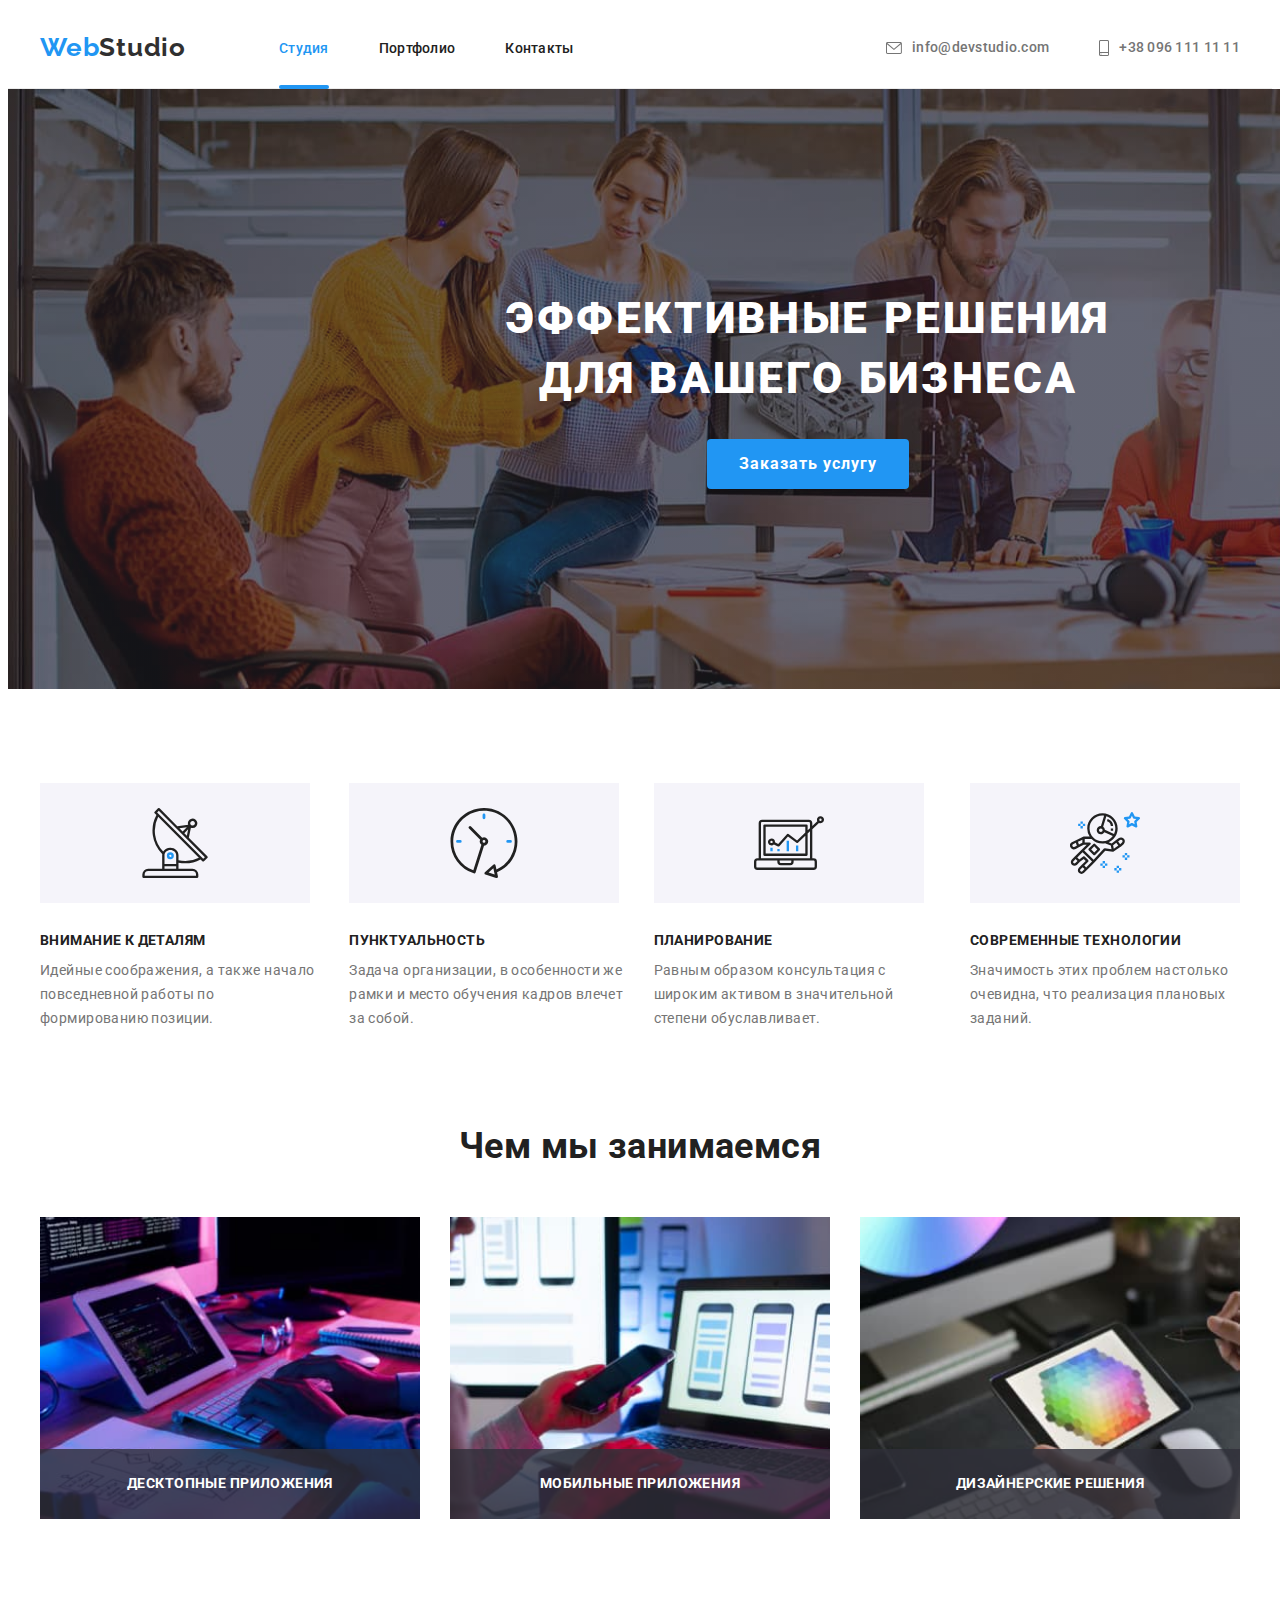
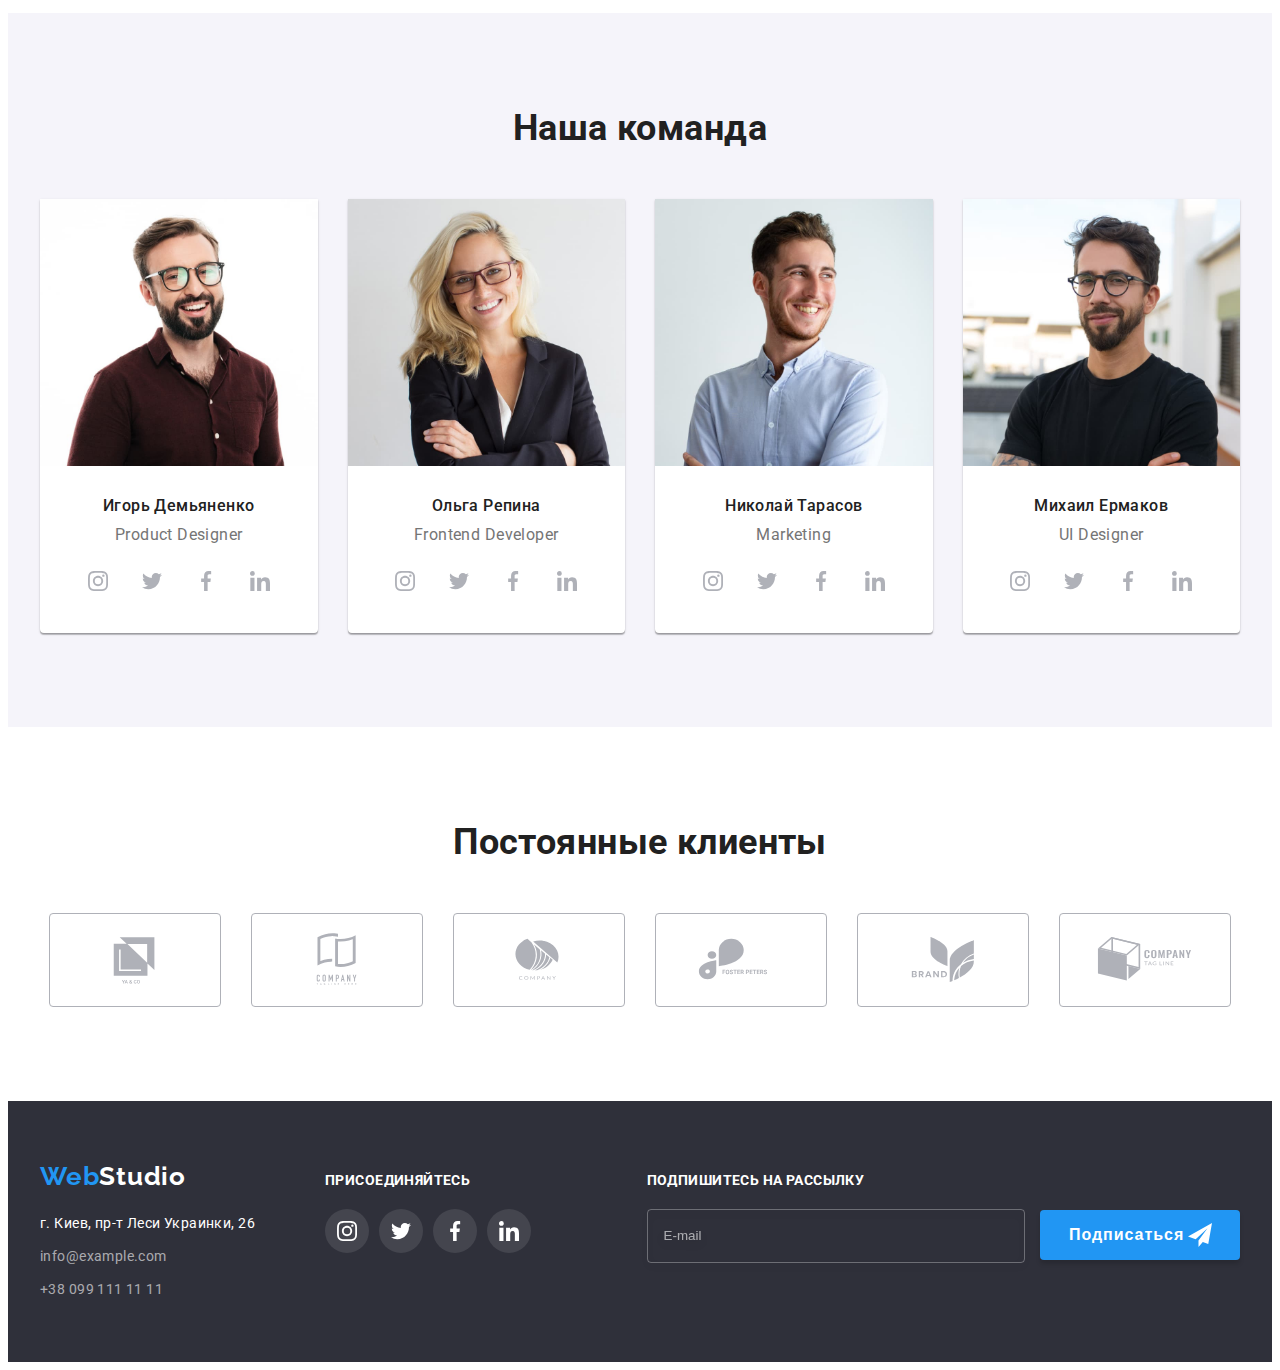
<file: index.html>
<!DOCTYPE html>
<html lang="ru">
  <head>
    <meta charset="UTF-8" />
    <meta http-equiv="X-UA-Compatible" content="IE=edge" />
    <meta name="viewport" content="width=device-width, initial-scale=1.0" />
    <link rel="preconnect" href="https://fonts.googleapis.com" />
    <link rel="preconnect" href="https://fonts.gstatic.com" crossorigin />
    <link
      href="https://fonts.googleapis.com/css2?family=Raleway:wght@700&family=Roboto:wght@400;500;700;900&display=swap"
      rel="stylesheet"
    />
    <link
      rel="stylesheet"
      href="https://cdnjs.cloudflare.com/ajax/libs/modern-normalize/1.1.0/modern-normalize.min.css"
      integrity="sha512-wpPYUAdjBVSE4KJnH1VR1HeZfpl1ub8YT/NKx4PuQ5NmX2tKuGu6U/JRp5y+Y8XG2tV+wKQpNHVUX03MfMFn9Q=="
      crossorigin="anonymous"
      referrerpolicy="no-referrer"
    />
    <link rel="stylesheet" href="./css/style.css" />
    <title>Студия</title>
  </head>
  <body>
    <header class="header">
      <div class="container">
        <nav class="header-navigation">
          <a href="" lang="en" class="header-logo link"
            >Web<span class="header-logo-bottom link">Studio</span></a
          >
          <ul class="header-list list">
            <li class="header-item">
              <a href="" class="header-link link link-active">Студия</a>
            </li>
            <li class="header-item">
              <a href="portfolio.html" class="header-link link">Портфолио</a>
            </li>
            <li class="header-item">
              <a href="" class="header-link link">Контакты</a>
            </li>
          </ul>
        </nav>
        <ul class="header-list-adress list">
          <li>
            <a href="mailto:info@devstudio.com" class="header-mail link">
              <svg class="header-soc-icon" width="16" height="12">
                <use href="./images/icons.svg#icon-velopeen"></use>
              </svg>
              info@devstudio.com</a
            >
          </li>
          <li>
            <a href="tel:+380961111111" class="header-tel link">
              <svg class="header-soc-icon" width="10" height="16">
                <use href="./images/icons.svg#icon-smartphone"></use>
              </svg>
              +38 096 111 11 11</a
            >
          </li>
        </ul>
      </div>
    </header>
    <main>
      <section class="hero">
        <div class="container">
          <h1 class="hero-title">Эффективные решения для вашего бизнеса</h1>
          <button type="button" class="hero-btn" data-modal-open>
            Заказать услугу
          </button>
        </div>
      </section>
      <section class="characteristics">
        <div class="container">
          <h2 class="characteristics-title-main visually-hidden">
            Наши характеристики
          </h2>
          <ul class="characteristics-list list">
            <li class="characteristics-item">
              <div class="characteristics-soc">
                <svg class="characteristics-soc-icon" width="70" height="70">
                  <use href="./images/icons.svg#icon-antenna"></use>
                </svg>
              </div>

              <h3 class="characteristics-title-bottom">Внимание к деталям</h3>
              <p class="characteristics-text">
                Идейные соображения, а также начало повседневной работы по
                формированию позиции.
              </p>
            </li>
            <li class="characteristics-item">
              <div class="characteristics-soc">
                <svg class="characteristics-soc-icon" width="70" height="70">
                  <use href="./images/icons.svg#icon-clock"></use>
                </svg>
              </div>
              <h3 class="characteristics-title-bottom">Пунктуальность</h3>
              <p class="characteristics-text">
                Задача организации, в особенности же рамки и место обучения
                кадров влечет за собой.
              </p>
            </li>
            <li class="characteristics-item">
              <div class="characteristics-soc">
                <svg class="characteristics-soc-icon" width="70" height="70">
                  <use href="./images/icons.svg#icon-diagram"></use>
                </svg>
              </div>
              <h3 class="characteristics-title-bottom">Планирование</h3>
              <p class="characteristics-text">
                Равным образом консультация с широким активом в значительной
                степени обуславливает.
              </p>
            </li>
            <li class="characteristics-item">
              <div class="characteristics-soc">
                <svg class="characteristics-soc-icon" width="70" height="70">
                  <use href="./images/icons.svg#icon-astronaut"></use>
                </svg>
              </div>
              <h3 class="characteristics-title-bottom">
                Современные технологии
              </h3>
              <p class="characteristics-text">
                Значимость этих проблем настолько очевидна, что реализация
                плановых заданий.
              </p>
            </li>
          </ul>
        </div>
      </section>
      <section class="employment">
        <div class="container">
          <h2 class="employment-title">Чем мы занимаемся</h2>
          <ul class="employment-list list">
            <li class="employment-item">
              <img
                src="images/img.jpg"
                alt="Десктопные приложения"
                width="370"
                class="employment-img"
              />
              <p class="employment-text">Десктопные приложения</p>
            </li>
            <li class="employment-item">
              <img
                src="images/img1.jpg"
                alt="Мобильные приложения"
                width="370"
                class="employment-img"
              />
              <p class="employment-text">Мобильные приложения</p>
            </li>
            <li class="employment-item">
              <img
                src="images/img2.jpg"
                alt="Дизайнерские решения"
                width="370"
                class="employment-img"
              />
              <p class="employment-text">Дизайнерские решения</p>
            </li>
          </ul>
        </div>
      </section>
      <!-- <svg class="command-soc-icon" width="" height="">
                      <use href="./images/icons.svg#"></use>
                    </svg> -->
      <section class="command">
        <div class="container">
          <h2 class="command-title-mine">Наша команда</h2>
          <ul class="command-list list">
            <li class="command-item">
              <img
                src="images/ihor.jpg"
                alt="Игорь Демьяненко"
                width="270"
                class="command-img"
              />
              <h3 class="command-title-bottom">Игорь Демьяненко</h3>
              <p lang="en" class="command-text">Product Designer</p>
              <ul class="command-soc-list list">
                <li class="command-soc-item">
                  <a href="" class="command-soc-link">
                    <svg class="command-soc-icon" width="20" height="20">
                      <use href="./images/icons.svg#icon-instagram"></use>
                    </svg>
                  </a>
                </li>
                <li class="command-soc-item">
                  <a href="" class="command-soc-link">
                    <svg class="command-soc-icon" width="20" height="20">
                      <use href="./images/icons.svg#icon-twitter"></use>
                    </svg>
                  </a>
                </li>
                <li class="command-soc-item">
                  <a href="" class="command-soc-link">
                    <svg class="command-soc-icon" width="20" height="20">
                      <use href="./images/icons.svg#icon-facebook"></use>
                    </svg>
                  </a>
                </li>
                <li class="command-soc-item">
                  <a href="" class="command-soc-link">
                    <svg class="command-soc-icon" width="20" height="20">
                      <use href="./images/icons.svg#icon-linkedin"></use>
                    </svg>
                  </a>
                </li>
              </ul>
            </li>
            <li class="command-item">
              <img
                src="images/olha.jpg"
                alt="Ольга Репина"
                width="270"
                class="command-img"
              />
              <h3 class="command-title-bottom">Ольга Репина</h3>
              <p lang="en" class="command-text">Frontend Developer</p>
              <ul class="command-soc-list list">
                <li class="command-soc-item">
                  <a href="" class="command-soc-link">
                    <svg class="command-soc-icon" width="20" height="20">
                      <use href="./images/icons.svg#icon-instagram"></use>
                    </svg>
                  </a>
                </li>
                <li class="command-soc-item">
                  <a href="" class="command-soc-link">
                    <svg class="command-soc-icon" width="20" height="20">
                      <use href="./images/icons.svg#icon-twitter"></use>
                    </svg>
                  </a>
                </li>
                <li class="command-soc-item">
                  <a href="" class="command-soc-link">
                    <svg class="command-soc-icon" width="20" height="20">
                      <use href="./images/icons.svg#icon-facebook"></use>
                    </svg>
                  </a>
                </li>
                <li class="command-soc-item">
                  <a href="" class="command-soc-link">
                    <svg class="command-soc-icon" width="20" height="20">
                      <use href="./images/icons.svg#icon-linkedin"></use>
                    </svg>
                  </a>
                </li>
              </ul>
            </li>
            <li class="command-item">
              <img
                src="images/nikolay.jpg"
                alt="Николай Тарасов"
                width="270"
                class="command-img"
              />
              <h3 class="command-title-bottom">Николай Тарасов</h3>
              <p lang="en" class="command-text">Marketing</p>
              <ul class="command-soc-list list">
                <li class="command-soc-item">
                  <a href="" class="command-soc-link">
                    <svg class="command-soc-icon" width="20" height="20">
                      <use href="./images/icons.svg#icon-instagram"></use>
                    </svg>
                  </a>
                </li>
                <li class="command-soc-item">
                  <a href="" class="command-soc-link">
                    <svg class="command-soc-icon" width="20" height="20">
                      <use href="./images/icons.svg#icon-twitter"></use>
                    </svg>
                  </a>
                </li>
                <li class="command-soc-item">
                  <a href="" class="command-soc-link">
                    <svg class="command-soc-icon" width="20" height="20">
                      <use href="./images/icons.svg#icon-facebook"></use>
                    </svg>
                  </a>
                </li>
                <li class="command-soc-item">
                  <a href="" class="command-soc-link">
                    <svg class="command-soc-icon" width="20" height="20">
                      <use href="./images/icons.svg#icon-linkedin"></use>
                    </svg>
                  </a>
                </li>
              </ul>
            </li>
            <li class="command-item">
              <img
                src="images/mikhail.jpg"
                alt="Михаил Ермаков"
                width="270"
                class="command-img"
              />
              <h3 class="command-title-bottom">Михаил Ермаков</h3>
              <p lang="en" class="command-text">UI Designer</p>
              <ul class="command-soc-list list">
                <li class="command-soc-item">
                  <a href="" class="command-soc-link">
                    <svg class="command-soc-icon" width="20" height="20">
                      <use href="./images/icons.svg#icon-instagram"></use>
                    </svg>
                  </a>
                </li>
                <li class="command-soc-item">
                  <a href="" class="command-soc-link">
                    <svg class="command-soc-icon" width="20" height="20">
                      <use href="./images/icons.svg#icon-twitter"></use>
                    </svg>
                  </a>
                </li>
                <li class="command-soc-item">
                  <a href="" class="command-soc-link">
                    <svg class="command-soc-icon" width="20" height="20">
                      <use href="./images/icons.svg#icon-facebook"></use>
                    </svg>
                  </a>
                </li>
                <li class="command-soc-item">
                  <a href="" class="command-soc-link">
                    <svg class="command-soc-icon" width="20" height="20">
                      <use href="./images/icons.svg#icon-linkedin"></use>
                    </svg>
                  </a>
                </li>
              </ul>
            </li>
          </ul>
        </div>
      </section>
      <section class="clients">
        <h2 class="clients-title">Постоянные клиенты</h2>
        <ul class="clients-list list">
          <li class="clients-item">
            <a href="" class="clients-link">
              <svg class="clients-soc-icon" width="106" height="60">
                <use href="./images/icons.svg#icon-Logo"></use>
              </svg>
            </a>
          </li>
          <li class="clients-item">
            <a href="" class="clients-link">
              <svg class="clients-soc-icon" width="106" height="60">
                <use href="./images/icons.svg#icon-Logo-1"></use>
              </svg>
            </a>
          </li>
          <li class="clients-item">
            <a href="" class="clients-link">
              <svg class="clients-soc-icon" width="106" height="60">
                <use href="./images/icons.svg#icon-Logo-2"></use>
              </svg>
            </a>
          </li>
          <li class="clients-item">
            <a href="" class="clients-link">
              <svg class="clients-soc-icon" width="106" height="60">
                <use href="./images/icons.svg#icon-Logo-3"></use>
              </svg>
            </a>
          </li>
          <li class="clients-item">
            <a href="" class="clients-link">
              <svg class="clients-soc-icon" width="106" height="60">
                <use href="./images/icons.svg#icon-Logo-4"></use>
              </svg>
            </a>
          </li>
          <li class="clients-item">
            <a href="" class="clients-link link">
              <svg class="clients-soc-icon" width="106" height="60">
                <use href="./images/icons.svg#icon-Logo-5"></use>
              </svg>
            </a>
          </li>
        </ul>
      </section>
    </main>

    <footer class="footer">
      <div class="container">
        <div class="footer-link">
          <a href="" lang="en" class="footer-logo link"
            >Web<span class="footer-logo-bottom">Studio</span></a
          >
          <address class="footer-address">
            <ul class="footer-list list">
              <li class="footer-item">
                <a
                  href="https://goo.gl/maps/c82AYFXfid1aYT6A9"
                  target="blank"
                  rel="noopener noreferrer nofollow"
                  class="footer-link-adress link"
                  >г. Киев, пр-т Леси Украинки, 26</a
                >
              </li>
              <li>
                <a href="mailto:info@example.com" class="footer-link-mail link"
                  >info@example.com</a
                >
              </li>
              <li>
                <a href="tel:+380991111111" class="footer-link-tel link"
                  >+38 099 111 11 11</a
                >
              </li>
            </ul>
          </address>
        </div>
        <div class="footer-icon">
          <p class="footer-title">присоединяйтесь</p>
          <ul class="footer-soc-list list">
            <li class="footer-soc-item">
              <a href="" class="footer-soc-link">
                <svg class="footer-soc-icon" width="20" height="20">
                  <use href="./images/icons.svg#icon-instagram"></use>
                </svg>
              </a>
            </li>
            <li class="footer-soc-item">
              <a href="" class="footer-soc-link">
                <svg class="footer-soc-icon" width="20" height="20">
                  <use href="./images/icons.svg#icon-twitter"></use>
                </svg>
              </a>
            </li>
            <li class="footer-soc-item">
              <a href="" class="footer-soc-link">
                <svg class="footer-soc-icon" width="20" height="20">
                  <use href="./images/icons.svg#icon-facebook"></use>
                </svg>
              </a>
            </li>
            <li class="footer-soc-item">
              <a href="" class="footer-soc-link">
                <svg class="footer-soc-icon" width="20" height="20">
                  <use href="./images/icons.svg#icon-linkedin"></use>
                </svg>
              </a>
            </li>
          </ul>
        </div>
        <div class="footer-subscription">
          <p class="footer-subscription-title">Подпишитесь на рассылку</p>
          <form>
            <input
              type="text"
              name="user-email"
              class="footer-subscription-input"
              placeholder="E-mail"
            />
            <button type="submit" class="footer-subscription-btn">
              Подписаться
              <svg class="footer-input-icon" width="24" height="24">
                <use href="./images/icons.svg#icon-icon-send"></use>
              </svg>
            </button>
          </form>
        </div>
      </div>
    </footer>
    <div class="backdrop is-hidden" data-modal>
      <div class="modal">
        <button type="button" class="modal-close-btn" data-modal-close>
          <svg class="modal-icon" width="11" height="11">
            <use href="./images/icons.svg#icon---18dp-2-1-1"></use>
          </svg>
        </button>
        <p class="modal-title">Оставьте свои данные, мы вам перезвоним</p>
        <form class="modal-form">
          <div class="modal-field">
            <label class="modal-label" for="user-name">Имя</label>
            <div class="modal-input-wrap">
              <input
                type="text"
                name="user-name"
                class="modal-input"
                required
                id="user-name"
              />
              <svg class="input-icon" width="18" height="18">
                <use href="./images/icons.svg#icon-person-black-18dp-1"></use>
              </svg>
            </div>
          </div>
          <div class="modal-field">
            <label class="modal-label" for="user-tel">Телефон</label>
            <div class="modal-input-wrap">
              <input
                type="tel"
                name="user-tel"
                class="modal-input"
                required
                id="user-tel"
              />
              <svg class="input-icon" width="18" height="18">
                <use href="./images/icons.svg#icon-phone-black-18dp-1"></use>
              </svg>
            </div>
          </div>
          <div class="modal-field">
            <label class="modal-label" for="user-email">Почта</label>
            <div class="modal-input-wrap">
              <input
                type="email"
                name="user-email"
                class="modal-input"
                id="user-email"
              />
              <svg class="input-icon" width="18" height="18">
                <use href="./images/icons.svg#icon-email-black-18dp-1"></use>
              </svg>
            </div>
          </div>
          <div class="modal-field">
            <label class="modal-label" for="user-text">Комментарий</label>
            <textarea
              name="user-text"
              id="user-text"
              placeholder="Введите текст"
              class="modal-text"
            ></textarea>
          </div>
          <div class="modal-field">
            <input
              type="checkbox"
              class="input-check visually-hidden"
              id="input-check"
              name="policy"
              value="policy"
            />
            <label for="input-check" class="check-text">
              <span>
                <svg class="check-icon" width="11" height="8">
                  <use href="./images/icons.svg#icon-check"></use>
                </svg>
              </span>
              Соглашаюсь с рассылкой и принимаю&nbsp;
              <a href="" class="modal-link">Условия договора</a>
            </label>
          </div>
          <button type="submit" class="modal-input-btn">Отправить</button>
        </form>
      </div>
    </div>
    <script src="./js/modal.js"></script>
  </body>
</html>
</file>
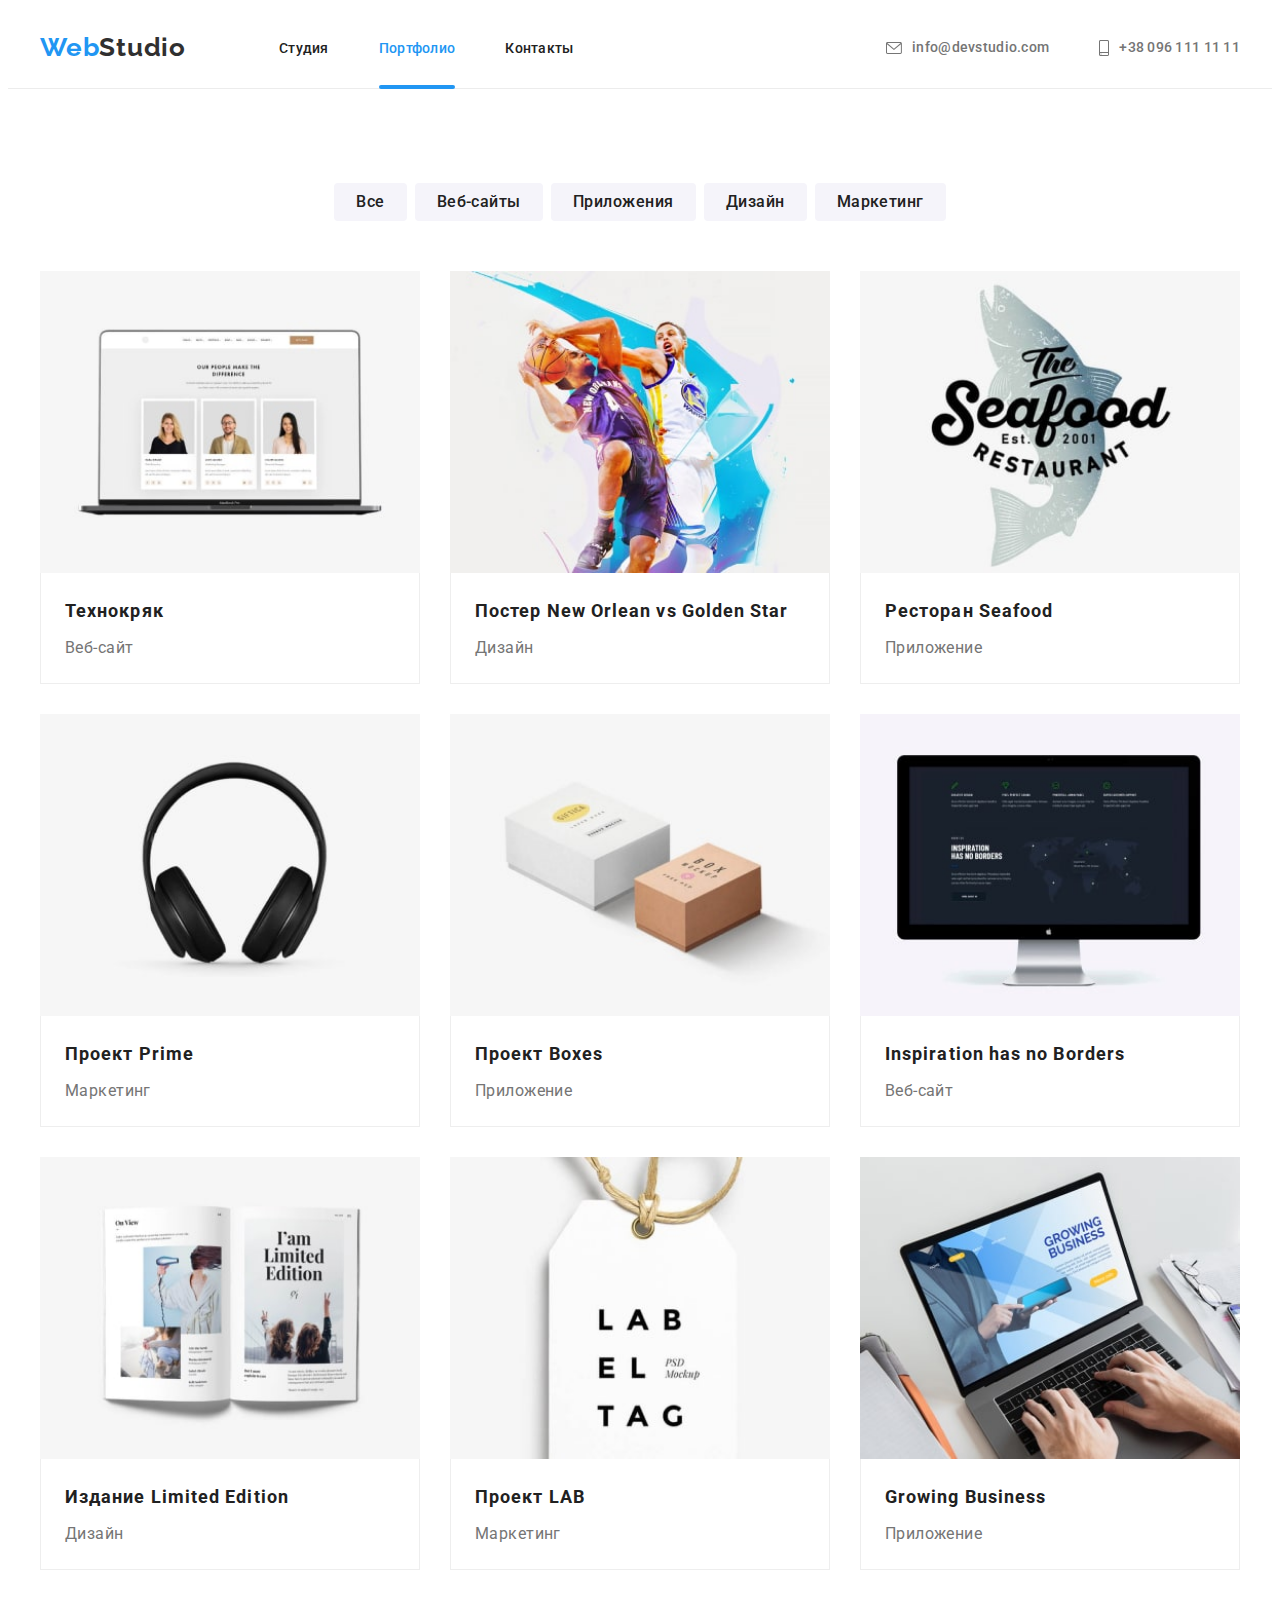
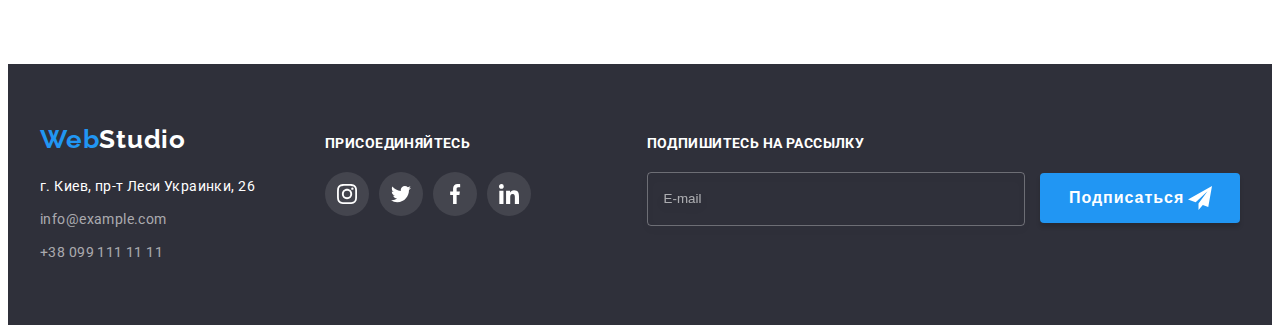
<file: portfolio.html>
<!DOCTYPE html>
<html lang="ru">
  <head>
    <meta charset="UTF-8" />
    <meta http-equiv="X-UA-Compatible" content="IE=edge" />
    <meta name="viewport" content="width=device-width, initial-scale=1.0" />
    <link rel="preconnect" href="https://fonts.googleapis.com" />
    <link rel="preconnect" href="https://fonts.gstatic.com" crossorigin />
    <link
      href="https://fonts.googleapis.com/css2?family=Raleway:wght@700&family=Roboto:wght@400;500;700;900&display=swap"
      rel="stylesheet"
    />
    <link
      rel="stylesheet"
      href="https://cdnjs.cloudflare.com/ajax/libs/modern-normalize/1.1.0/modern-normalize.min.css"
      integrity="sha512-wpPYUAdjBVSE4KJnH1VR1HeZfpl1ub8YT/NKx4PuQ5NmX2tKuGu6U/JRp5y+Y8XG2tV+wKQpNHVUX03MfMFn9Q=="
      crossorigin="anonymous"
      referrerpolicy="no-referrer"
    />
    <link rel="stylesheet" href="./css/style.css" />
    <title>Портфолио</title>
  </head>
  <body>
    <header class="header">
      <div class="container">
        <nav class="header-navigation">
          <a href="" lang="en" class="header-logo link"
            >Web<span class="header-logo-bottom link">Studio</span></a
          >
          <ul class="header-list list">
            <li class="header-item">
              <a href="index.html" class="header-link link">Студия</a>
            </li>
            <li class="header-item">
              <a href="" class="header-link link link-active">Портфолио</a>
            </li>
            <li class="header-item">
              <a href="" class="header-link link">Контакты</a>
            </li>
          </ul>
        </nav>
        <ul class="header-list-adress list">
          <li>
            <a href="mailto:info@devstudio.com" class="header-mail link">
              <svg class="header-soc-icon" width="16" height="12">
                <use href="./images/icons.svg#icon-velopeen"></use>
              </svg>
              info@devstudio.com</a
            >
          </li>
          <li>
            <a href="tel:+380961111111" class="header-tel link">
              <svg class="header-soc-icon" width="10" height="16">
                <use href="./images/icons.svg#icon-smartphone"></use>
              </svg>
              +38 096 111 11 11</a
            >
          </li>
        </ul>
      </div>
    </header>
    <main>
      <section class="employmen">
        <div class="container">
          <h1 class="employmen-title visually-hidden">Чем мы занимаемся</h1>
          <ul class="employmen-list list">
            <li class="employmen-item">
              <button type="button" class="employmen-btn">Все</button>
            </li>
            <li class="employmen-item">
              <button type="button" class="employmen-btn">Веб-сайты</button>
            </li>
            <li class="employmen-item">
              <button type="button" class="employmen-btn">Приложения</button>
            </li>
            <li class="employmen-item">
              <button type="button" class="employmen-btn">Дизайн</button>
            </li>
            <li class="employmen-item">
              <button type="button" class="employmen-btn">Маркетинг</button>
            </li>
          </ul>
          <ul class="employmen-list-bottom list">
            <li class="employmen-item-bottom">
              <a href="" class="employmen-link link">
                <div class="employmen-inner">
                  <img
                    src="./images/imgmin.jpg"
                    alt="ноутбук"
                    width="370"
                    class="employmen-img"
                  />
                  <p class="employmen-main-text">
                    Ресурс предлагает комплексные предложения с разным уровнем
                    функционала и сервисов. Все это позволит посетителю получить
                    исчерпывающие сведения о компании или частном лице.
                  </p>
                </div>
                <div class="employmen-content">
                  <h2 class="employmen-title-bottom">Технокряк</h2>
                  <p class="employmen-text">Веб-сайт</p>
                </div>
              </a>
            </li>
            <li class="employmen-item-bottom">
              <a href="" class="employmen-link link">
                <div class="employmen-inner">
                  <img
                    src="./images/img1min.jpg"
                    alt="баскетбол"
                    width="370"
                    class="employmen-img"
                  />
                  <p class="employmen-main-text">
                    Ресурс предлагает комплексные предложения с разным уровнем
                    функционала и сервисов. Все это позволит посетителю получить
                    исчерпывающие сведения о компании или частном лице.
                  </p>
                </div>
                <div class="employmen-content">
                  <h2 class="employmen-title-bottom">
                    Постер <span lang="en">New Orlean vs Golden Star</span>
                  </h2>
                  <p class="employmen-text">Дизайн</p>
                </div>
              </a>
            </li>
            <li class="employmen-item-bottom">
              <a href="" class="employmen-link link">
                <div class="employmen-inner">
                  <img
                    src="./images/img2min.jpg"
                    alt="логотип"
                    width="370"
                    class="employmen-img"
                  />
                  <p class="employmen-main-text">
                    Ресурс предлагает комплексные предложения с разным уровнем
                    функционала и сервисов. Все это позволит посетителю получить
                    исчерпывающие сведения о компании или частном лице.
                  </p>
                </div>
                <div class="employmen-content">
                  <h2 class="employmen-title-bottom">
                    Ресторан <span lang="en">Seafood</span>
                  </h2>
                  <p class="employmen-text">Приложение</p>
                </div>
              </a>
            </li>
            <li class="employmen-item-bottom">
              <a href="" class="employmen-link link">
                <div class="employmen-inner">
                  <img
                    src="./images/img3min.jpg"
                    alt="наушники"
                    width="370"
                    class="employmen-img"
                  />
                  <p class="employmen-main-text">
                    Ресурс предлагает комплексные предложения с разным уровнем
                    функционала и сервисов. Все это позволит посетителю получить
                    исчерпывающие сведения о компании или частном лице.
                  </p>
                </div>
                <div class="employmen-content">
                  <h2 class="employmen-title-bottom">
                    Проект <span lang="en">Prime</span>
                  </h2>
                  <p class="employmen-text">Маркетинг</p>
                </div>
              </a>
            </li>
            <li class="employmen-item-bottom">
              <a href="" class="employmen-link link">
                <div class="employmen-inner">
                  <img
                    src="./images/img4min.jpg"
                    alt="коробочки"
                    width="370"
                    class="employmen-img"
                  />
                  <p class="employmen-main-text">
                    Ресурс предлагает комплексные предложения с разным уровнем
                    функционала и сервисов. Все это позволит посетителю получить
                    исчерпывающие сведения о компании или частном лице.
                  </p>
                </div>
                <div class="employmen-content">
                  <h2 class="employmen-title-bottom">
                    Проект <span lang="en">Boxes</span>
                  </h2>
                  <p class="employmen-text">Приложение</p>
                </div>
              </a>
            </li>
            <li class="employmen-item-bottom">
              <a href="" class="employmen-link link">
                <div class="employmen-inner">
                  <img
                    src="./images/img5min.jpg"
                    alt="монитор"
                    width="370"
                    class="employmen-img"
                  />
                  <p class="employmen-main-text">
                    Ресурс предлагает комплексные предложения с разным уровнем
                    функционала и сервисов. Все это позволит посетителю получить
                    исчерпывающие сведения о компании или частном лице.
                  </p>
                </div>
                <div class="employmen-content">
                  <h2 lang="en" class="employmen-title-bottom">
                    Inspiration has no Borders
                  </h2>
                  <p class="employmen-text">Веб-сайт</p>
                </div>
              </a>
            </li>
            <li class="employmen-item-bottom">
              <a href="" class="employmen-link link">
                <div class="employmen-inner">
                  <img
                    src="./images/img6min.jpg"
                    alt="книга"
                    width="370"
                    class="employmen-img"
                  />
                  <p class="employmen-main-text">
                    Ресурс предлагает комплексные предложения с разным уровнем
                    функционала и сервисов. Все это позволит посетителю получить
                    исчерпывающие сведения о компании или частном лице.
                  </p>
                </div>
                <div class="employmen-content">
                  <h2 class="employmen-title-bottom">
                    Издание <span lang="en">Limited Edition</span>
                  </h2>
                  <p class="employmen-text">Дизайн</p>
                </div>
              </a>
            </li>
            <li class="employmen-item-bottom">
              <a href="" class="employmen-link link">
                <div class="employmen-inner">
                  <img
                    src="./images/img7min.jpg"
                    alt="бирка"
                    width="370"
                    class="employmen-img"
                  />
                  <p class="employmen-main-text">
                    Ресурс предлагает комплексные предложения с разным уровнем
                    функционала и сервисов. Все это позволит посетителю получить
                    исчерпывающие сведения о компании или частном лице.
                  </p>
                </div>
                <div class="employmen-content">
                  <h2 class="employmen-title-bottom">
                    Проект <span lang="en">LAB</span>
                  </h2>
                  <p class="employmen-text">Маркетинг</p>
                </div>
              </a>
            </li>
            <li class="employmen-item-bottom">
              <a href="" class="employmen-link link">
                <div class="employmen-inner">
                  <img
                    src="./images/img8min.jpg"
                    alt="ноутбук2"
                    width="370"
                    class="employmen-img"
                  />
                  <p class="employmen-main-text">
                    Ресурс предлагает комплексные предложения с разным уровнем
                    функционала и сервисов. Все это позволит посетителю получить
                    исчерпывающие сведения о компании или частном лице.
                  </p>
                </div>
                <div class="employmen-content">
                  <h2 lang="en" class="employmen-title-bottom">
                    Growing Business
                  </h2>
                  <p class="employmen-text">Приложение</p>
                </div>
              </a>
            </li>
          </ul>
        </div>
      </section>
    </main>
    <footer class="footer">
      <div class="container">
        <div class="footer-link">
          <a href="" lang="en" class="footer-logo link"
            >Web<span class="footer-logo-bottom">Studio</span></a
          >
          <address class="footer-address">
            <ul class="footer-list list">
              <li class="footer-item">
                <a
                  href="https://goo.gl/maps/c82AYFXfid1aYT6A9"
                  target="blank"
                  rel="noopener noreferrer nofollow"
                  class="footer-link-adress link"
                  >г. Киев, пр-т Леси Украинки, 26</a
                >
              </li>
              <li>
                <a href="mailto:info@example.com" class="footer-link-mail link"
                  >info@example.com</a
                >
              </li>
              <li>
                <a href="tel:+380991111111" class="footer-link-tel link"
                  >+38 099 111 11 11</a
                >
              </li>
            </ul>
          </address>
        </div>
        <div class="footer-icon">
          <p class="footer-title">присоединяйтесь</p>
          <ul class="footer-soc-list list">
            <li class="footer-soc-item">
              <a href="" class="footer-soc-link">
                <svg class="footer-soc-icon" width="20" height="20">
                  <use href="./images/icons.svg#icon-instagram"></use>
                </svg>
              </a>
            </li>
            <li class="footer-soc-item">
              <a href="" class="footer-soc-link">
                <svg class="footer-soc-icon" width="20" height="20">
                  <use href="./images/icons.svg#icon-twitter"></use>
                </svg>
              </a>
            </li>
            <li class="footer-soc-item">
              <a href="" class="footer-soc-link">
                <svg class="footer-soc-icon" width="20" height="20">
                  <use href="./images/icons.svg#icon-facebook"></use>
                </svg>
              </a>
            </li>
            <li class="footer-soc-item">
              <a href="" class="footer-soc-link">
                <svg class="footer-soc-icon" width="20" height="20">
                  <use href="./images/icons.svg#icon-linkedin"></use>
                </svg>
              </a>
            </li>
          </ul>
        </div>
        <div class="footer-subscription">
          <p class="footer-subscription-title">Подпишитесь на рассылку</p>
          <form>
            <input
              type="text"
              name="user-email"
              class="footer-subscription-input"
              placeholder="E-mail"
            />
            <button type="button" class="footer-subscription-btn">
              Подписаться
              <svg class="footer-input-icon" width="24" height="24">
                <use href="./images/icons.svg#icon-icon-send"></use>
              </svg>
            </button>
          </form>
        </div>
      </div>
    </footer>
  </body>
</html>
</file>
<file: css/style.css>
:root {
  --bottom-title-color: #212121;
  --active-link-color: #2196f3;
  --header-logo-color: #303030;
  --header-mail-tel-body-color: #757575;
  --title-link-color: #ffffff;
  --footer-mail-tel-color: rgba(255, 255, 255, 0.6);
  --footer-background-color: #2f303a;
  --timing-animation: cubic-bezier(0.4, 0, 0.2, 1);
  --time-animation: 250ms;
}

body {
  font-family: "Roboto", sans-serif;
  background-color: var(--title-link-color);
  font-size: 14px;
  letter-spacing: 0.03em;
  color: var(--header-mail-tel-body-color);
}

h1,
h2,
h3,
h4,
h5,
h6,
p {
  margin: 0;
}

img {
  display: block;
  width: 100%;
  height: auto;
}

.container {
  width: 1200px;
  margin: 0 auto;
  padding-left: 15px;
  padding-right: 15px;
  /* outline: 1px solid red; */
}

.link {
  text-decoration: none;
}

.list {
  list-style: none;
  margin: 0;
  padding: 0;
}

.visually-hidden {
  position: absolute;
  white-space: nowrap;
  width: 1px;
  height: 1px;
  overflow: hidden;
  border: 0;
  padding: 0;
  clip: rect(0 0 0 0);
  clip-path: inset(50%);
  margin: -1px;
}

/* ----------------------------------студия-------------------------- */

/* !------------header-----------! */

.header {
  border-bottom: 1px solid #ececec;
}

.header .container {
  display: flex;
  align-items: center;
}

.header-logo {
  font-family: "Raleway";
  font-weight: 700;
  font-size: 26px;
  line-height: 1.19;
  letter-spacing: 0.03em;
  color: var(--active-link-color);
  margin-right: 93px;
  padding-top: 24px;
  padding-bottom: 25px;
}
.header-logo-bottom {
  font-family: "Raleway";
  font-weight: 700;
  font-size: 26px;
  line-height: 1.19;
  letter-spacing: 0.03em;
  color: var(--header-logo-color);
}

.header-list {
  display: flex;
}

.header-navigation {
  display: flex;
  align-items: center;
}

.header-list-adress {
  display: flex;
  margin-left: auto;
}

.header-item:not(:last-child) {
  margin-right: 50px;
}

.header-link {
  position: relative;
  font-family: inherit;
  font-weight: 500;
  font-size: 14px;
  line-height: 1.14;
  letter-spacing: 0.02em;
  color: var(--bottom-title-color);
  padding: 32px 0;
  transition: var(--time-animation) var(--timing-animation);
}
.link-active {
  color: var(--active-link-color);
}

.header-link:hover,
.header-link:focus {
  font-family: inherit;
  font-weight: 500;
  font-size: 14px;
  line-height: 1.14;
  letter-spacing: 0.02em;
  color: var(--active-link-color);
}

.link-active::after {
  content: "";
  position: absolute;
  left: 0;
  bottom: -1px;
  display: block;
  width: 100%;
  height: 4px;
  border-radius: 2px;
  background-color: var(--active-link-color);
}

.header-mail {
  font-family: inherit;
  font-weight: 500;
  font-size: 14px;
  line-height: 1.14;
  letter-spacing: 0.02em;
  color: var(--header-mail-tel-body-color);
  padding: 32px 0;
  transition: var(--time-animation) var(--timing-animation);
}

.header-mail:hover,
.header-mail:focus {
  font-family: inherit;
  font-weight: 500;
  font-size: 14px;
  line-height: 1.14;
  letter-spacing: 0.02em;
  color: var(--active-link-color);
}

.header-tel {
  font-family: inherit;
  font-weight: 500;
  font-size: 14px;
  line-height: 1.14;
  letter-spacing: 0.02em;
  color: var(--header-mail-tel-body-color);
  margin-left: 50px;
  padding: 32px 0;
  transition: var(--time-animation) var(--timing-animation);
}

.header-tel:hover,
.header-tel:focus {
  font-family: inherit;
  font-weight: 500;
  font-size: 14px;
  line-height: 1.14;
  letter-spacing: 0.02em;
  color: var(--active-link-color);
}

.header-mail,
.header-tel {
  display: flex;
  align-items: center;
}

.header-soc-icon {
  margin-right: 10px;
  fill: currentColor;
}

/* ----------------hero------------------- */

.hero {
  padding-top: 200px;
  padding-bottom: 200px;
  background-color: #2f303a;
  background-image: linear-gradient(
      rgba(47, 48, 58, 0.4),
      rgba(47, 48, 58, 0.4)
    ),
    url(../images/herobg.jpg);
  background-repeat: no-repeat;
  width: 1600px;
  margin: 0 auto;
}

.hero-title {
  width: 696px;
  margin: 0 auto;
  font-weight: 900;
  font-size: 44px;
  line-height: 1.36;
  text-align: center;
  letter-spacing: 0.06em;
  text-transform: uppercase;
  color: var(--title-link-color);
  margin-bottom: 30px;
}

.hero-btn {
  font-family: inherit;
  background-color: var(--active-link-color);
  font-weight: 700;
  font-size: 16px;
  line-height: 1.88;
  display: flex;
  align-items: center;
  text-align: center;
  letter-spacing: 0.06em;
  color: var(--title-link-color);
  cursor: pointer;
  padding: 10px 32px;
  border-radius: 4px;
  margin: 0 auto;
  box-shadow: 0px 4px 4px rgba(0, 0, 0, 0.15);
  border: none;
  transition: var(--time-animation) var(--timing-animation);
}

.hero-btn:hover,
.hero-btn:focus {
  background-color: #188ce8;
}

/* ----------characteristics---------- */

.characteristics {
  padding: 94px 0;
}

.characteristics-list {
  display: flex;
  margin-left: -30px;
}

.characteristics-item {
  flex-basis: calc((100% -120px) / 4);
  margin-left: 30px;
}

.characteristics-soc {
  width: 270px;
  height: 120px;
  background-color: #f5f4fa;
  margin-bottom: 30px;
  display: flex;
  justify-content: center;
  align-items: center;
}

.characteristics-title-bottom {
  font-size: 14px;
  font-weight: 700;
  line-height: 1.14;
  text-transform: uppercase;
  color: var(--bottom-title-color);
  margin-bottom: 10px;
}

.characteristics-text {
  line-height: 1.71;
}

/* ----------employment---------- */

.employment {
  padding-top: 0;
  padding-bottom: 94px;
}

.employment-title {
  font-weight: 700;
  font-size: 36px;
  line-height: 1.17;
  text-align: center;
  color: var(--bottom-title-color);
  margin-bottom: 50px;
}

.employment-list {
  display: flex;
  margin-left: -30px;
}

.employment-item {
  position: relative;
  flex-basis: calc((100% - 90px) / 3);
  margin-left: 30px;
}

.employment-text {
  position: absolute;
  font-weight: 700;
  line-height: 1.14;
  display: flex;
  justify-content: center;
  align-items: center;
  text-transform: uppercase;
  color: #ffffff;
  background-color: rgba(47, 48, 58, 0.8);
  width: 100%;
  height: 70px;
  left: 0;
  bottom: 0;
}

/* ----------command----------- */

.command {
  background: #f5f4fa;
  padding: 94px 0;
}

.command-title-mine {
  font-weight: 700;
  font-size: 36px;
  line-height: 1.17;
  text-align: center;
  color: var(--bottom-title-color);
  margin-bottom: 50px;
}

.command-list {
  display: flex;
  margin-left: -30px;
}

.command-item {
  flex-basis: calc((100% - 120px) / 4);
  margin-left: 30px;
  box-shadow: 0px 1px 3px rgba(0, 0, 0, 0.12), 0px 1px 1px rgba(0, 0, 0, 0.14),
    0px 2px 1px rgba(0, 0, 0, 0.2);
  border-radius: 0px 0px 4px 4px;
  background-color: var(--title-link-color);
}

.command-img {
  margin-bottom: 30px;
  height: auto;
}

.command-title-bottom {
  font-weight: 500;
  font-size: 16px;
  line-height: 1.19;
  text-align: center;
  color: var(--bottom-title-color);
  margin-bottom: 10px;
}

.command-text {
  font-size: 16px;
  line-height: 1.19;
  margin-bottom: 15px;
  text-align: center;
}

.command-soc-list {
  display: flex;
  justify-content: center;
  margin-bottom: 30px;
}

.command-soc-item:not(:last-child) {
  margin-right: 10px;
}

.command-soc-link {
  width: 44px;
  height: 44px;
  background-color: var(--title-link-color);
  border-radius: 50%;
  display: flex;
  justify-content: center;
  align-items: center;
  color: #afb1b8;
  transition: var(--time-animation) var(--timing-animation);
}

.command-soc-icon {
  fill: currentColor;
}

.command-soc-link:hover,
.command-soc-link:focus {
  background-color: var(--active-link-color);
  color: var(--title-link-color);
}

/* ----------clients---------- */
.clients {
  padding: 94px 0;
}

.clients-title {
  font-weight: 700;
  font-size: 36px;
  line-height: 1.17;
  text-align: center;
  color: var(--bottom-title-color);
  margin: 0 auto 50px;
}

.clients-list {
  display: flex;
  justify-content: center;
}

.clients-item:not(:last-child) {
  margin-right: 30px;
  display: flex;
}

.clients-link {
  width: 170px;
  height: 92px;
  display: flex;
  justify-content: center;
  align-items: center;
  background-color: var(--title-link-color);
  border: 1px solid #afb1b8;
  border-radius: 4px;
  color: #afb1b8;
  transition: var(--time-animation) var(--timing-animation);
}

.clients-soc-icon {
  fill: currentColor;
}

.clients-link:focus,
.clients-link:hover {
  background-color: var(--title-link-color);
  color: var(--active-link-color);
  border: 1px solid var(--active-link-color);
}

/* ----------footer---------- */

.footer {
  background-color: var(--footer-background-color);
  padding-bottom: 60px;
  padding-top: 60px;
}

.footer-logo {
  font-family: "Raleway";
  font-weight: 700;
  font-size: 26px;
  line-height: 1.19;
  letter-spacing: 0.03em;
  display: block;
  color: var(--active-link-color);
  margin-bottom: 20px;
}

.footer-logo-bottom {
  font-family: "Raleway";
  font-weight: 700;
  font-size: 26px;
  line-height: 1.19;
  letter-spacing: 0.03em;
  color: var(--title-link-color);
}

.footer-link-adress {
  font-family: inherit;
  font-style: normal;
  font-size: 14px;
  line-height: 1.71;
  letter-spacing: 0.03em;
  display: block;
  color: var(--title-link-color);
  margin-bottom: 9px;
  transition: var(--time-animation) var(--timing-animation);
}

.footer-link-adress:hover,
.footer-link-adress:focus {
  font-family: inherit;
  font-style: normal;
  font-size: 14px;
  line-height: 1.71;
  letter-spacing: 0.03em;
  color: var(--active-link-color);
}

.footer-link-mail {
  font-family: inherit;
  font-style: normal;
  font-size: 14px;
  line-height: 1.71;
  letter-spacing: 0.03em;
  display: block;
  color: var(--footer-mail-tel-color);
  margin-bottom: 9px;
  transition: var(--time-animation) var(--timing-animation);
}

.footer-link-mail:hover,
.footer-link-mail:focus {
  font-family: inherit;
  font-style: normal;
  font-size: 14px;
  line-height: 1.71;
  letter-spacing: 0.03em;
  color: var(--active-link-color);
}

.footer-link-tel {
  font-family: inherit;
  font-style: normal;
  font-size: 14px;
  line-height: 1.71;

  letter-spacing: 0.03em;
  color: var(--footer-mail-tel-color);
}

.footer-link-tel:hover,
.footer-link-tel:focus {
  font-family: inherit;
  font-style: normal;
  font-size: 14px;
  line-height: 1.71;
  letter-spacing: 0.03em;
  color: var(--active-link-color);
}

.footer .container {
  display: flex;
  align-items: baseline;
}

.footer-icon {
  margin-left: 70px;
}

.footer-title {
  font-weight: 700;
  font-size: inherit;
  line-height: 1.14;
  text-transform: uppercase;
  color: var(--title-link-color);
  margin-bottom: 20px;
}

.footer-soc-list {
  display: flex;
}

.footer-soc-item:not(:last-child) {
  margin-right: 10px;
}

.footer-soc-link {
  width: 44px;
  height: 44px;
  background-color: rgba(255, 255, 255, 0.1);
  border-radius: 50%;
  display: flex;
  justify-content: center;
  align-items: center;
  color: var(--title-link-color);
  transition: var(--time-animation) var(--timing-animation);
}

.footer-soc-icon {
  fill: currentColor;
}

.footer-soc-link:hover,
.footer-soc-link:focus {
  background-color: var(--active-link-color);
}

.footer-subscription {
  margin-right: 0;
  margin-left: auto;
}

.footer-subscription-title {
  font-weight: 700;
  font-size: 14px;
  line-height: 1.14;
  text-transform: uppercase;
  color: var(--title-link-color);
  margin-bottom: 20px;
}

.footer-subscription-input {
  width: 358px;
  height: 50px;
  border: 1px solid rgba(255, 255, 255, 0.3);
  filter: drop-shadow(0px 4px 4px rgba(0, 0, 0, 0.15));
  border-radius: 4px;
  background-color: transparent;
  padding-left: 16px;
  outline: none;
  transition: var(--time-animation) var(--timing-animation);
}

.footer-subscription-input:focus {
  border-color: var(--active-link-color);
  background-color: transparent;
  color: var(--title-link-color);
}

.footer-subscription-input::placeholder {
  color: rgba(255, 255, 255, 0.6);
}

.footer-subscription-btn {
  position: relative;
  width: 200px;
  height: 50px;
  background: var(--active-link-color);
  box-shadow: 0px 4px 4px rgba(0, 0, 0, 0.15);
  border-radius: 4px;
  margin-left: 12px;
  font-weight: 700;
  font-size: 16px;
  line-height: 1.88;
  letter-spacing: 0.06em;
  color: var(--title-link-color);
  padding: 10px 62px 10px 29px;
  cursor: pointer;
  align-items: center;
  border: none;
  transition: var(--time-animation) var(--timing-animation);
}

.footer-subscription-btn:hover,
.footer-subscription-btn:focus {
  background-color: #188ce8;
}

.footer-input-icon {
  position: absolute;
  right: 28px;
  top: 50%;
  transform: translateY(-50%);
  fill: var(--title-link-color);
}

/* -----------------------------------портфолио--------------------------- */

.employmen {
  padding: 94px 0;
}

.employmen-list {
  display: flex;
  justify-content: center;
  margin-bottom: 50px;
}

.employmen-item:not(:last-child) {
  margin-right: 8px;
}

.employmen-btn {
  font-family: inherit;
  font-weight: 500;
  font-size: 16px;
  line-height: 1.62;
  text-align: center;
  letter-spacing: 0.03em;
  color: var(--bottom-title-color);
  background-color: var(--title-link-color);
  cursor: pointer;
  padding: 6px 22px;
  background-color: #f5f4fa;
  border-radius: 4px;
  border: none;
  transition: var(--time-animation) var(--timing-animation);
}

.employmen-btn:hover,
.employmen-btn:focus {
  font-family: inherit;
  font-weight: 500;
  font-size: 16px;
  line-height: 1.62;
  text-align: center;
  letter-spacing: 0.03em;
  color: var(--title-link-color);
  background-color: var(--active-link-color);
  box-shadow: 0px 3px 1px rgba(0, 0, 0, 0.1), 0px 1px 2px rgba(0, 0, 0, 0.08),
    0px 2px 2px rgba(0, 0, 0, 0.12);
}

.employmen-list-bottom {
  display: flex;
  flex-wrap: wrap;
  margin-left: -30px;
  margin-bottom: -30px;
}

.employmen-item-bottom {
  width: calc((100% / 3 - 30px));
  margin-left: 30px;
  margin-bottom: 30px;
}

.employmen-link {
  display: block;
}

.employmen-link:hover,
.employmen-link:focus {
  box-shadow: 0px 1px 1px rgba(0, 0, 0, 0.12), 0px 4px 4px rgba(0, 0, 0, 0.06),
    1px 4px 6px rgba(0, 0, 0, 0.16);
}

.employmen-link:hover .employmen-main-text {
  transform: translateY(0%);
}

.employmen-inner {
  position: relative;
  overflow: hidden;
}

.employmen-main-text {
  position: absolute;
  top: 0;
  background-color: rgba(33, 150, 243, 0.9);
  font-size: 18px;
  line-height: 1.56;
  color: #ffffff;
  height: 100%;
  padding: 63px 24px;
  transform: translateY(100%);
  transition: transform var(--time-animation) linear;
}

.employmen-content {
  border-left: 1px solid #eeeeee;
  border-right: 1px solid #eeeeee;
  border-bottom: 1px solid #eeeeee;
  padding: 20px 24px;
}

.employmen-title-bottom {
  font-weight: 700;
  font-size: 18px;
  line-height: 2;
  letter-spacing: 0.06em;
  color: var(--bottom-title-color);
  margin-bottom: 4px;
}

.employmen-text {
  font-size: 16px;
  line-height: 1.88;
  color: var(--header-mail-tel-body-color);
}

/* ------------modal------------ */

.backdrop {
  position: fixed;
  top: 0;
  width: 100vw;
  height: 100vh;
  background-color: rgba(0, 0, 0, 0.2);
  transition: var(--time-animation) var(--timing-animation);
}

.backdrop.is-hidden .modal {
  transform: scale(0.2);
}

.modal {
  position: absolute;
  width: 528px;
  min-height: 581px;
  background-color: var(--title-link-color);
  box-shadow: 0px 1px 3px rgba(0, 0, 0, 0.12), 0px 1px 1px rgba(0, 0, 0, 0.14),
    0px 2px 1px rgba(0, 0, 0, 0.2);
  border-radius: 4px;
  padding: 40px;
  top: 50%;
  left: 50%;
  transition: transform 250ms;
  transform: translate(-50%, -50%) scale(1);
}

.modal-close-btn {
  position: absolute;
  top: 8px;
  right: 8px;
  width: 30px;
  height: 30px;
  border-radius: 50%;
  background-color: transparent;
  border: 1px solid rgba(0, 0, 0, 0.1);
  display: flex;
  justify-content: center;
  align-items: center;
  cursor: pointer;
  transition: var(--time-animation) var(--timing-animation);
}

.modal-close-btn:hover,
.modal-close-btn:focus {
  fill: var(--active-link-color);
}

.modal-icon {
  color: #000;
}

.is-hidden {
  opacity: 0;
  pointer-events: none;
  visibility: hidden;
}

.modal-title {
  font-weight: 700;
  font-size: 20px;
  line-height: 1.15;
  text-align: center;
  color: var(--bottom-title-color);
  margin-bottom: 12px;
}

.modal-field {
  margin-bottom: 10px;
}

.modal-label {
  font-size: 12px;
  line-height: 1.17;
  letter-spacing: 0.01em;
  color: var(--header-mail-tel-body-color);
  margin-bottom: 4px;
  display: block;
}

.modal-input {
  width: 448px;
  height: 40px;
  padding-left: 42px;
  border: 1px solid rgba(33, 33, 33, 0.2);
  border-radius: 4px;
  outline: none;
  cursor: pointer;
  transition: var(--time-animation) var(--timing-animation);
}

.modal-input:focus {
  border-color: var(--active-link-color);
}

.modal-input:focus + .input-icon {
  fill: var(--active-link-color);
}

.modal-input-wrap {
  position: relative;
}

.input-icon {
  position: absolute;
  left: 12px;
  top: 50%;
  transform: translateY(-50%);
  transition: var(--time-animation) var(--timing-animation);
}

.modal-input-btn {
  width: 200px;
  height: 50px;
  background: var(--active-link-color);
  box-shadow: 0px 4px 4px rgba(0, 0, 0, 0.15);
  border-radius: 4px;
  font-weight: 700;
  font-size: 16px;
  line-height: 1.88;
  display: flex;
  align-items: center;
  justify-content: center;
  letter-spacing: 0.06em;
  color: var(--title-link-color);
  cursor: pointer;
  margin: 0 auto;
  border: none;
  padding: 0;
}

.modal-input-btn:focus,
.modal-input-btn:hover {
  background-color: #188ce8;
  transition: var(--time-animation) var(--timing-animation);
}

.modal-text {
  width: 100%;
  min-height: 120px;
  padding: 12px 16px;
  border: 1px solid rgba(33, 33, 33, 0.2);
  border-radius: 4px;
  font-size: 12px;
  line-height: 1.17;
  letter-spacing: 0.01em;
  color: rgba(117, 117, 117, 0.5);
  resize: none;
  margin-bottom: 20px;
  outline: none;
}

.modal-text:focus {
  border-color: var(--active-link-color);
  transition: var(--time-animation) var(--timing-animation);
}

.check-text {
  display: flex;
  align-items: center;
  justify-content: center;
  line-height: 1.71;
  color: var(--header-mail-tel-body-color);
  margin-bottom: 30px;
}

.check-icon {
  fill: transparent;
}

.check-text span {
  width: 16px;
  height: 15px;
  border: 2px solid #000;
  border-radius: 2px;
  margin-right: 9px;
  display: flex;
  justify-content: center;
  align-items: center;
  transition: var(--time-animation) var(--timing-animation);
}

.input-check:checked + .check-text span {
  border: none;
  background-color: var(--active-link-color);
}

.input-check:focus + .check-text span {
  border-color: var(--active-link-color);
}

.input-check:checked + .check-text .check-icon {
  fill: var(--title-link-color);
}

.modal-link {
  font-family: inherit;
  font-size: 14px;
  line-height: 1.71;
  letter-spacing: 0.03em;
  color: var(--active-link-color);
}
</file>
